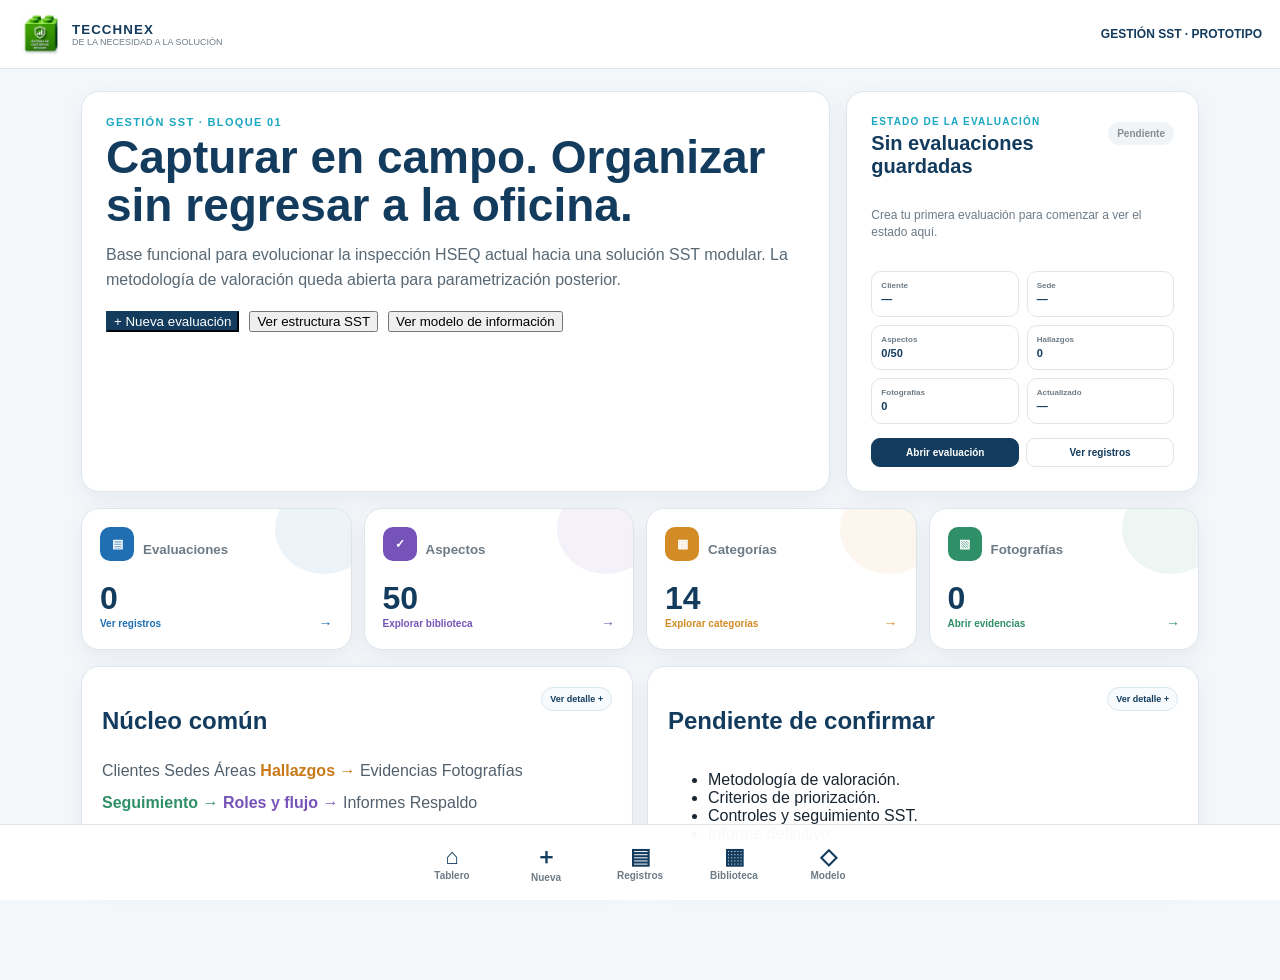
<file: index.html>
<!doctype html><html lang="es"><head><meta charset="utf-8"><meta name="viewport" content="width=device-width,initial-scale=1"><meta name="theme-color" content="#123b5d"><meta name="apple-mobile-web-app-capable" content="yes"><meta name="apple-mobile-web-app-title" content="Gestión de Riesgos"><link rel="manifest" href="manifest.json"><link rel="icon" type="image/png" sizes="192x192" href="assets/identificador-riesgos-192.png"><link rel="apple-touch-icon" href="assets/identificador-riesgos-192.png"><title>TECCHNEX · Gestión SST</title><link rel="stylesheet" href="styles.css"></head><body><header class="top"><button class="brand brand-button" type="button" data-go="dashboard" aria-label="Abrir tablero principal"><img class="brand-logo" src="assets/identificador-riesgos-192.png" alt="Sistema de Gestión de Riesgos"><div><b>TECCHNEX</b><small>DE LA NECESIDAD A LA SOLUCIÓN</small></div></button><span class="badge">GESTIÓN SST · PROTOTIPO</span></header><main><section id="home" class="view active"><div class="hero"><div><p>GESTIÓN SST · BLOQUE 01</p><h1>Capturar en campo. Organizar sin regresar a la oficina.</h1><div class="lead">Base funcional para evolucionar la inspección HSEQ actual hacia una solución SST modular. La metodología de valoración queda abierta para parametrización posterior.</div><div class="actions"><button data-go="new" class="primary">+ Nueva evaluación</button><button data-go="library">Ver estructura SST</button><button data-go="model">Ver modelo de información</button></div></div><div class="hero-card latest-panel" id="latestPanel">
  <div class="latest-head">
    <div>
      <p>ESTADO DE LA EVALUACIÓN</p>
      <h2 id="latestTitle">Sin evaluaciones guardadas</h2>
    </div>
    <span id="latestBadge" class="status-badge neutral">Pendiente</span>
  </div>

  <div id="latestEmpty" class="latest-empty">
    Crea tu primera evaluación para comenzar a ver el estado aquí.
  </div>

  <div id="latestData" class="latest-data" hidden>
    <div><small>Cliente</small><strong id="latestClient">—</strong></div>
    <div><small>Sede</small><strong id="latestSite">—</strong></div>
    <div><small>Aspectos</small><strong id="latestAspects">0/50</strong></div>
    <div><small>Hallazgos</small><strong id="latestFindings">0</strong></div>
    <div><small>Fotografías</small><strong id="latestPhotos">0</strong></div>
    <div><small>Actualizado</small><strong id="latestUpdated">—</strong></div>
  </div>

  <div id="latestActions" class="latest-actions" hidden>
    <button class="primary" id="latestOpen">Abrir evaluación</button>
    <button id="latestRecords">Ver registros</button>
  </div>
</div></div><div class="metrics"><div class="metric-card interactive" role="button" aria-label="Abrir registros de evaluaciones" tabindex="0" data-metric="evaluations" data-go="listView"><div class="metric-top"><span class="metric-icon">▤</span><small>Evaluaciones</small></div><b id="mEval">0</b><span class="metric-action">Ver registros <i>→</i></span></div><div class="metric-card interactive" role="button" aria-label="Explorar los 50 aspectos del formato" tabindex="0" data-metric="aspects" data-go="library"><div class="metric-top"><span class="metric-icon">✓</span><small>Aspectos</small></div><b>50</b><span class="metric-action">Explorar biblioteca <i>→</i></span></div><div class="metric-card interactive" role="button" aria-label="Explorar categorías del formato" tabindex="0" data-metric="categories" data-go="library"><div class="metric-top"><span class="metric-icon">▦</span><small>Categorías</small></div><b id="mCat">0</b><span class="metric-action">Explorar categorías <i>→</i></span></div><div class="metric-card interactive" role="button" aria-label="Abrir registros de evidencias fotográficas" tabindex="0" data-metric="photos" data-go="evidenceView"><div class="metric-top"><span class="metric-icon">▧</span><small>Fotografías</small></div><b id="mPhoto">0</b><span class="metric-action">Abrir evidencias <i>→</i></span></div></div><div class="cols"><article class="interactive info-card" tabindex="0" data-info-card="core"><div class="info-title"><h2>Núcleo común</h2><span class="card-link">Ver detalle <i>+</i></span></div><div class="chips">
  <span>Clientes</span>
  <span>Sedes</span>
  <span>Áreas</span>
  <button type="button" class="core-chip hallazgos-chip" id="openHallazgos">Hallazgos →</button>
  <span>Evidencias</span>
  <span>Fotografías</span>
  <button type="button" class="core-chip seguimiento-chip" id="openSeguimiento">Seguimiento →</button>
  <button type="button" class="core-chip roles-chip" id="openRoles">Roles y flujo →</button>
  <span>Informes</span>
  <span>Respaldo</span>
</div><div class="info-reveal"><p>Componentes que deben permanecer compartidos con Inspecciones y reutilizarse antes de construir algo nuevo.</p></div></article><article class="interactive info-card" tabindex="0" data-info-card="pending"><div class="info-title"><h2>Pendiente de confirmar</h2><span class="card-link">Ver detalle <i>+</i></span></div><ul><li>Metodología de valoración.</li><li>Criterios de priorización.</li><li>Controles y seguimiento SST.</li><li>Informe definitivo.</li></ul><div class="info-reveal"><p>Estas decisiones permanecen abiertas hasta recibir y validar la información del área SST.</p></div></article></div></section>
<section id="newSetupView" class="view">
  <div class="head">
    <div>
      <p>NUEVA EVALUACIÓN</p>
      <h1>Iniciar evaluación SST</h1>
      <span>Completa los datos básicos antes de comenzar la captura en campo.</span>
    </div>
    <button data-go="dashboard">← Tablero</button>
  </div>

  <div class="setup-card">
    <div class="setup-grid">
      <label>Cliente
        <input id="setupCliente" placeholder="Nombre de la empresa o cliente">
      </label>
      <label>Sede / centro de trabajo
        <input id="setupSede" placeholder="Sede o centro de trabajo">
      </label>
      <label>Lugar / área
        <input id="setupLugar" placeholder="Lugar o área a inspeccionar">
      </label>
      <label>Inspector / responsable
        <input id="setupInspector" placeholder="Nombre del responsable">
      </label>
      <label>Fecha
        <input id="setupFecha" type="date">
      </label>
      <label>Tipo de evaluación
        <select id="setupTipo">
          <option value="Inspección HSEQ general" selected>Inspección HSEQ general</option>
          <option value="Evaluación SST">Evaluación SST</option>
          <option value="Seguimiento SST">Seguimiento SST</option>
          <option value="Otro">Otro</option>
        </select>
      </label>
    </div>

    <div class="setup-note">
      <strong>Una decisión pendiente</strong>
      <span>El tipo de evaluación se guarda como contexto. La metodología de valoración SST todavía queda abierta para incorporarla cuando el área la confirme.</span>
    </div>

    <div class="setup-actions">
      <button type="button" id="setupCancel">Cancelar</button>
      <button type="button" id="setupContinue" class="primary">Crear y continuar →</button>
    </div>
  </div>
</section>

<section class="context-bar" id="currentContextBar">
  <div class="context-title">
    <span>INSPECCIÓN HSEQ GENERAL</span>
    <strong id="contextClient">—</strong>
  </div>
  <div class="context-items">
    <div><small>Sede</small><b id="contextSite">—</b></div>
    <div><small>Área / lugar</small><b id="contextPlace">—</b></div>
    <div><small>Inspector</small><b id="contextInspector">—</b></div>
    <div><small>Fecha</small><b id="contextDate">—</b></div>
  </div>
  <button type="button" id="editContext">Editar contexto</button>
</section>
<section id="new" class="view"><div class="head"><div><p>CAM-SST-01A</p><h1>Inspección HSEQ general</h1><span>Guardado automático en este dispositivo. <b id="saveStatus">Listo</b></span></div><button data-go="dashboard">← Tablero</button></div>
<div class="field-toolbar" id="fieldToolbar">
  <div class="field-progress">
    <div class="field-progress-top">
      <strong>CAPTURA EN CAMPO</strong>
      <span id="fieldProgressText">0/50 aspectos</span>
    </div>
    <div class="field-progress-track"><div id="fieldProgressBar" class="field-progress-bar"></div></div>
  </div>
  <div class="field-tools">
    <label class="compact-check">
      <input id="pendingOnly" type="checkbox">
      <span>Solo pendientes</span>
    </label>
    <button type="button" id="nextPending" class="field-btn primary">Siguiente pendiente →</button>
  </div>
</div>
<div class="steps"><button data-step="1" class="active">1 Contexto</button><button data-step="2">2 Evaluación</button><button data-step="3">3 Resumen</button></div><form id="form"><div class="panel active" data-panel="1"><div class="card"><h2>¿Dónde estamos?</h2><div class="form"><label>Cliente<input name="cliente" required></label><label>Sede / centro<input name="sede"></label><label>Lugar / área<input name="lugar"></label><label>Inspector<input name="inspector"></label><label>Director / responsable<input name="director"></label><label>Servicio / actividad<input name="servicio"></label><label>Modalidad / jornada<input name="modalidad"></label><label>N.º expuestos<input name="expuestos" type="number" min="0"></label><label>Fecha<input name="fecha" type="date"></label><label>Observación inicial<textarea name="obs" rows="3"></textarea></label></div></div><div class="nav"><span></span><button type="button" data-next="2" class="primary">Continuar →</button></div></div><div class="panel" data-panel="2"><div class="toolbar"><div><p>ASPECTOS EVALUADOS</p><h2>Captura en campo</h2></div><div><input id="search" placeholder="Buscar aspecto o categoría"><select id="cat"></select></div></div>
<div class="aspect-toolbar" id="aspectToolbar">
  <div>
    <p>CAPTURA DE ASPECTOS</p>
    <strong>Evalúa un aspecto a la vez</strong>
    <span id="visibleAspectCount">50 aspectos visibles</span>
  </div>
  <div class="aspect-legend">
    <span><i class="dot pending"></i>Pendiente</span>
    <span><i class="dot done"></i>Capturado</span>
  </div>
</div>
<div id="list"></div><div class="nav"><button type="button" data-prev="1">← Atrás</button><button type="button" data-next="3" class="primary">Continuar →</button></div></div><div class="panel" data-panel="3"><div class="cols"><article class="card"><p>RESULTADO PRELIMINAR</p><h2 id="titleSummary">Evaluación</h2><div id="summary" class="summary"></div></article><article class="card"><p>OBSERVACIÓN GENERAL</p><textarea id="general" rows="8"></textarea></article></div><div class="warning"><b>Metodología SST pendiente</b><span>Esta versión captura y organiza información. No calcula todavía niveles definitivos de riesgo ni declara conformidad normativa.</span></div><div class="nav"><button type="button" data-prev="2">← Atrás</button><div><button type="button" id="save" class="primary">Guardar evaluación</button><button type="button" id="generateReport" class="report-btn">Generar informe Word</button><button type="button" data-go="home">Cerrar</button></div></div></div></form></section><section id="listView" class="view">
  <div class="head">
    <div>
      <p>REGISTROS LOCALES</p>
      <h1>Evaluaciones guardadas</h1>
      <span>Consulta y retoma las evaluaciones almacenadas en este dispositivo.</span>
    </div>
    <div class="head-actions">
      <button data-go="dashboard">← Tablero</button>
      <button data-go="new" class="primary">+ Nueva</button>
    </div>
  </div>

  <div class="records-summary">
    <article class="record-stat"><small>Evaluaciones</small><b id="recordsTotal">0</b></article>
    <article class="record-stat"><small>Con hallazgos</small><b id="recordsFindings">0</b></article>
    <article class="record-stat"><small>Con gestión SST</small><b id="recordsManaged">0</b></article>
    <article class="record-stat"><small>Con fotografías</small><b id="recordsPhotos">0</b></article>
  </div>

  <div class="records-toolbar">
    <input id="recordsSearch" placeholder="Buscar por cliente, sede, lugar o inspector">
    <select id="recordsFilter">
      <option value="">Todos los registros</option>
      <option value="findings">Con hallazgos</option>
      <option value="managed">Con gestión SST</option>
      <option value="photos">Con fotografías</option>
    </select>
  </div>

  <div id="saved"></div>
</section>
<section id="evidenceView" class="view">
  <div class="head">
    <div>
      <p>ARCHIVO LOCAL DE EVIDENCIAS</p>
      <h1>Fotografías y evidencias</h1>
      <span>Vista de consulta sobre las fotografías ya almacenadas por la evaluación.</span>
    </div>
    <button data-go="dashboard">← Tablero</button>
  </div>

  <div class="evidence-toolbar">
    <div>
      <strong id="evidenceCount">0 evidencias</strong>
      <span id="evidenceHint">Las fotografías permanecen vinculadas al aspecto que las originó.</span>
    </div>
    <div class="evidence-filters">
      <input id="evidenceSearch" placeholder="Buscar cliente, sede o aspecto">
      <select id="evidenceCategory">
        <option value="">Todas las categorías</option>
      </select>
    </div>
  </div>

  <div id="evidenceGrid" class="evidence-grid"></div>
</section>
<section id="model" class="view"><div class="head"><div><p>CAM-SST-02</p><h1>Modelo de información</h1><span>La estructura está preparada para crecer sin cambiar lo que ya funciona.</span></div><button data-go="dashboard">← Tablero</button></div><div id="modelCards" class="model-grid"></div><div class="warning"><b>Decisiones aún abiertas</b><span>La metodología de evaluación, valoración y priorización no está incorporada todavía. Solo definimos la estructura de información necesaria para recibirla cuando el área SST la confirme.</span></div><div class="card"><h2>Flujo del registro</h2><div class="flow"><span>Cliente</span><b>→</b><span>Sede</span><b>→</b><span>Área / actividad</span><b>→</b><span>Aspecto</span><b>→</b><span>Evidencia</span><b>→</b><span>Gestión SST</span><b>→</b><span>Acción</span><b>→</b><span>Seguimiento</span></div><p class="note">Un registro SST no reemplaza la inspección: agrega una capa de gestión sobre el dato capturado.</p></div></section>
<section id="hallazgosView" class="view">
  <div class="head">
    <div>
      <p>GESTIÓN DE HALLAZGOS</p>
      <h1>Hallazgos registrados</h1>
      <span>Consulta los hallazgos capturados durante las inspecciones HSEQ.</span>
    </div>
    <button data-go="dashboard">← Tablero</button>
  </div>

  <div class="findings-summary">
    <article><small>Total</small><b id="findingsTotal">0</b></article>
    <article><small>No conformes</small><b id="findingsNC">0</b></article>
    <article><small>Con fotografías</small><b id="findingsPhotos">0</b></article>
    <article><small>Inspecciones</small><b id="findingsInspections">0</b></article>
  </div>

  <div class="findings-toolbar">
    <input id="findingsSearch" placeholder="Buscar cliente, sede, aspecto o hallazgo">
    <select id="findingsFilter">
      <option value="">Todos</option>
      <option value="NC">No conformes</option>
      <option value="photos">Con fotografías</option>
    </select>
  </div>

  <div id="findingsList" class="findings-list"></div>
</section>

<section id="seguimientoView" class="view">
  <div class="head">
    <div>
      <p>SEGUIMIENTO DE ACCIONES</p>
      <h1>Seguimiento</h1>
      <span>Consulta las acciones que ya estén registradas en las evaluaciones y su estado actual.</span>
    </div>
    <button data-go="dashboard">← Tablero</button>
  </div>

  <div class="follow-summary">
    <article><small>Con acción</small><b id="followTotal">0</b></article>
    <article><small>Pendientes</small><b id="followPending">0</b></article>
    <article><small>En proceso</small><b id="followProgress">0</b></article>
    <article><small>Completadas</small><b id="followDone">0</b></article>
  </div>

  <div class="follow-toolbar">
    <input id="followSearch" placeholder="Buscar cliente, sede, acción o responsable">
    <select id="followFilter">
      <option value="">Todos los estados</option>
    </select>
  </div>

  <div id="followList" class="follow-list"></div>
</section>

<section id="rolesView" class="view">
  <div class="head">
    <div>
      <p>FLUJO DE TRABAJO</p>
      <h1>Roles en la operación</h1>
      <span>Vista de diseño para separar lo que ocurre en campo de lo que ocurre durante la gestión posterior.</span>
    </div>
    <button data-go="dashboard">← Tablero</button>
  </div>

  <div class="role-note">
    <strong>Bloque provisional</strong>
    <span>Esta vista describe funciones de trabajo. Todavía no crea usuarios ni permisos; esos elementos se definirán cuando el proceso del área esté confirmado.</span>
  </div>

  <div class="role-tabs" role="tablist">
    <button class="role-tab active" type="button" data-role-tab="inspector">Inspector de campo</button>
    <button class="role-tab" type="button" data-role-tab="manager">Responsable de gestión</button>
  </div>

  <section class="role-panel active" id="roleInspector">
    <div class="role-hero">
      <div>
        <p>PERFIL DE CAMPO</p>
        <h2>Capturar lo que ocurre</h2>
        <span>El inspector concentra su trabajo en observar, evaluar, evidenciar y dejar la información lista para gestionar.</span>
      </div>
      <div class="role-flow">
        <span>Contexto</span><i>→</i><span>Evaluación</span><i>→</i><span>Hallazgo</span><i>→</i><span>Evidencia</span>
      </div>
    </div>

    <div class="role-grid">
      <article><strong>1</strong><h3>Contexto</h3><p>Cliente, sede, área, responsable, servicio y fecha.</p></article>
      <article><strong>2</strong><h3>Evaluar</h3><p>Revisar cada aspecto y registrar C, NC o NA.</p></article>
      <article><strong>3</strong><h3>Evidenciar</h3><p>Describir el hallazgo y capturar fotografías desde el campo.</p></article>
      <article><strong>4</strong><h3>Entregar información</h3><p>Dejar el registro listo para su gestión posterior.</p></article>
    </div>

    <div class="role-metrics" id="inspectorMetrics">
      <div><small>Evaluaciones</small><b>0</b></div>
      <div><small>Aspectos capturados</small><b>0</b></div>
      <div><small>Hallazgos</small><b>0</b></div>
      <div><small>Fotografías</small><b>0</b></div>
    </div>
  </section>

  <section class="role-panel" id="roleManager" hidden>
    <div class="role-hero manager">
      <div>
        <p>PERFIL DE GESTIÓN</p>
        <h2>Convertir información en acciones</h2>
        <span>El responsable revisa los hallazgos, asigna acciones y hace seguimiento hasta verificar el resultado.</span>
      </div>
      <div class="role-flow">
        <span>Hallazgo</span><i>→</i><span>Acción</span><i>→</i><span>Seguimiento</span><i>→</i><span>Cierre</span>
      </div>
    </div>

    <div class="role-grid">
      <article><strong>1</strong><h3>Revisar</h3><p>Consultar hallazgos y evidencias provenientes del campo.</p></article>
      <article><strong>2</strong><h3>Gestionar</h3><p>Definir acción, responsable, fecha y estado.</p></article>
      <article><strong>3</strong><h3>Hacer seguimiento</h3><p>Registrar avance y resultado del seguimiento.</p></article>
      <article><strong>4</strong><h3>Verificar</h3><p>Decidir cuándo una acción puede verificarse o cerrarse.</p></article>
    </div>

    <div class="role-metrics" id="managerMetrics">
      <div><small>Hallazgos</small><b>0</b></div>
      <div><small>Con acción</small><b>0</b></div>
      <div><small>En proceso</small><b>0</b></div>
      <div><small>En seguimiento</small><b>0</b></div>
    </div>
  </section>
</section>
<section id="library" class="view">
  <div class="head">
    <div>
      <p>BIBLIOTECA INICIAL</p>
      <h1>Categorías SST</h1>
      <span>Selecciona una categoría para iniciar una evaluación enfocada en ese grupo de aspectos.</span>
    </div>
    <button data-go="dashboard">← Tablero</button>
  </div>

  <div class="library-toolbar">
    <div>
      <strong id="libraryTotal">0 categorías</strong>
      <span id="libraryHint">50 aspectos cargados desde el formato actual.</span>
    </div>
    <input id="librarySearch" placeholder="Buscar categoría">
  </div>

  <div id="cats" class="catgrid"></div>
</section></main><nav><button class="nav-dashboard" data-go="dashboard">⌂<small>Tablero</small></button><button data-go="new">＋<small>Nueva</small></button><button data-go="listView">▤<small>Registros</small></button><button data-go="library">▦<small>Biblioteca</small></button><button data-go="model">◇<small>Modelo</small></button></nav><script src="vendor/jszip.min.js"></script><script type="module" src="app.js"></script></body></html>
</file>
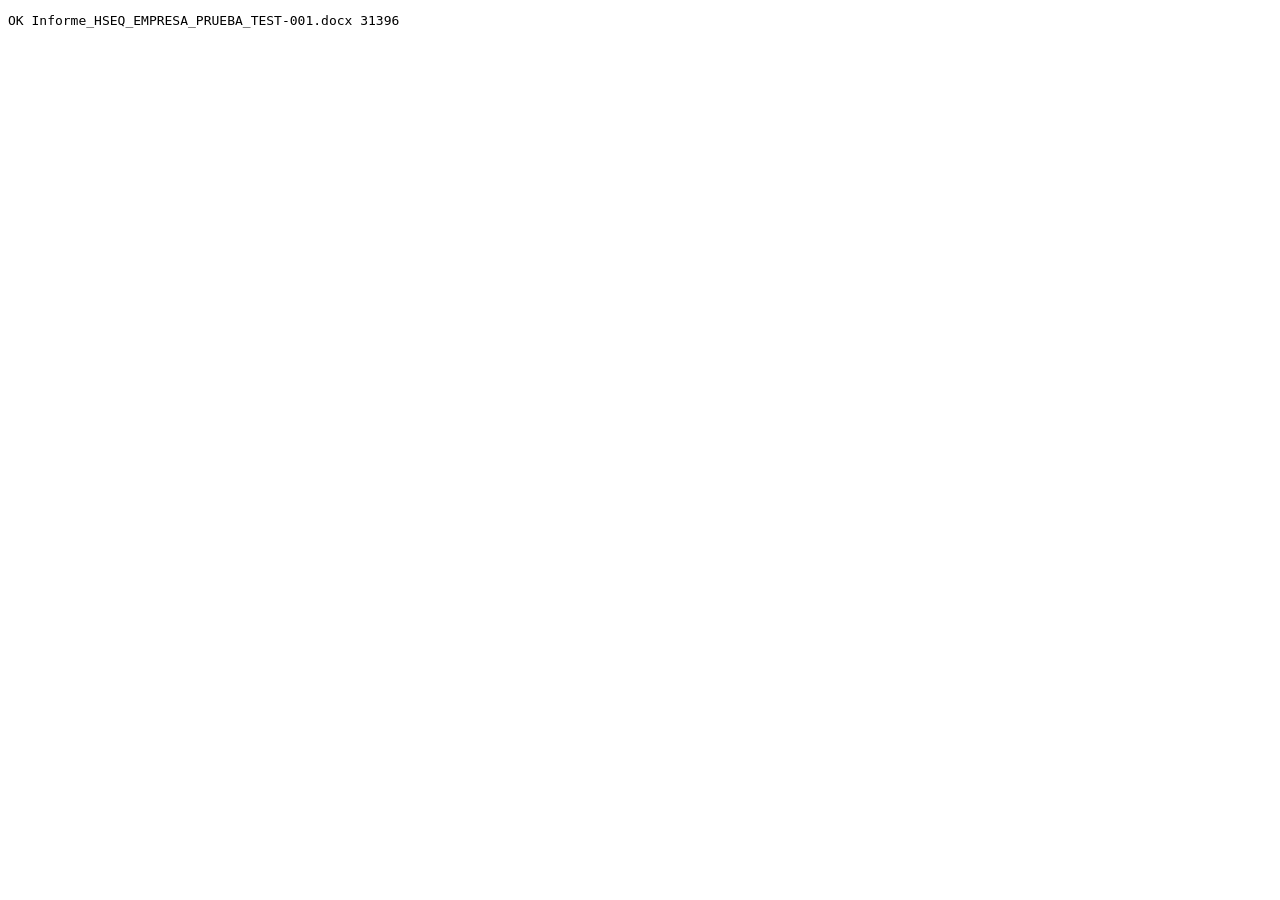
<file: harness.html>
<!doctype html><html><body><pre id=out>starting</pre>
<script src="vendor/jszip.min.js"></script>
<script type="module">
import {ASPECTS} from './data/aspects.js';
import {generateHseqWordReport} from './reportGenerator.js';
const out=document.querySelector('#out'); HTMLAnchorElement.prototype.click=function(){};
window.__camSstGetPhoto=async()=>null;
const evaluation={id:'TEST-001',context:{cliente:'EMPRESA PRUEBA',sede:'SEDE 1',lugar:'PORTERIA',tipoEvaluacion:'Inspección HSEQ general',fecha:'2026-10-08',inspector:'Inspector Prueba',director:'Responsable Cliente',servicio:'Vigilancia',modalidad:'Turno 12 horas',expuestos:'2',obs:'Prueba'},general:'Prueba de generación',aspects:{}};
for(const a of ASPECTS){evaluation.aspects[a.id]={rating:'C',finding:'',preliminaryAction:'',responsible:'',dueDate:'',actionStatus:'Pendiente',photos:[],followUp:{status:'Pendiente',result:'',verificationDate:'',verificationResult:'',verificationEvidence:[]}};}
evaluation.aspects[3].rating='NC'; evaluation.aspects[3].finding='Hallazgo de prueba'; evaluation.aspects[3].actionStatus='En proceso'; evaluation.aspects[3].preliminaryAction='Acción de prueba'; evaluation.aspects[3].responsible='Responsable'; evaluation.aspects[3].dueDate='2026-10-10';
try{
  const r=await generateHseqWordReport({evaluation,aspects:ASPECTS});
  out.textContent='OK '+r.filename+' '+r.blob.size;
}catch(e){out.textContent='ERROR '+(e?.stack||e); console.error(e);}
</script></body></html>
</file>
<file: styles.css>
:root{--navy:#123b5d;--cyan:#19a7c1;--border:#dfe6eb;--soft:#edf3f7;--text:#182531;--muted:#6d7b86}*{box-sizing:border-box}body{margin:0;background:#f4f7fa;color:#182531;font-family:"Century Gothic",Segoe UI,Arial,sans-serif}.top{position:sticky;top:0;z-index:5;display:flex;justify-content:space-between;align-items:center;padding:12px 18px;background:#fff;border-bottom:1px solid #dfe6eb}.brand{display:flex;gap:10px;align-items:center}.mark{width:40px;height:40px;border-radius:12px;background:linear-gradient(135deg,#123b5d,#19b6cf);color:#fff;display:grid;place-items:center;font-weight:800}.brand b{display:block;color:#123b5d;letter-spacing:.08em}.brand small{display:block;color:#6d7b86;font-size:9px}.badge{color:#123b5d;font-size:12px;font-weight:700}main{max-width:1150px;margin:auto;padding:22px 16px 100px}.view{display:none}.view.active{display:block}h1{color:#123b5d;margin:5px 0 12px;font-size:clamp(28px,5vw,46px);line-height:1.05}h2{color:#123b5d}.hero{display:grid;grid-template-columns:1.7fr .8fr;gap:16px}.hero>div,.hero-card,.metrics>div,article,.card{background:#fff;border:1px solid #dfe6eb;border-radius:18px;box-shadow:0 8px 24px rgba(18,59,93,.06)}.hero>div,.hero-card{padding:24px}.hero p,.head p,.toolbar p,.card p{margin:0;color:#19a7c1;font-size:11px;font-weight:800;letter-spacing:.12em}.lead{color:#586874;line-height:1.6;max-width:720px}.actions{display:flex;gap:10px;margin-top:18px}.hero-card{display:flex;flex-direction:column;justify-content:center;background:linear-gradient(135deg,#123b5d,#176887);color:#fff}.hero-card span{opacity:.8;margin-top:6px}.metrics{display:grid;grid-template-columns:repeat(4,1fr);gap:12px;margin:16px 0}.metrics>div{padding:18px}.metrics small{display:block;color:#6d7b86}.metrics b{display:block;color:#123b5d;font-size:30px;margin-top:10px}.cols{display:grid;grid-template-columns:1fr 1fr;gap:14px;margin-top:14px}.cols>article{padding:20px}.chips{line-height:2;color:#51606d}.head{display:flex;justify-content:space-between;gap:15px;align-items:flex-start;margin-bottom:14px}.head span{color:#6d7b86}.steps{display:flex;gap:8px;margin-bottom:14px}.steps button,.nav button,.toolbar button,nav button{border:1px solid #dfe6eb;background:#fff;border-radius:11px;padding:10px 13px;color:#123b5d;font-weight:800}.steps button.active,.primary{background:#123b5d!important;color:#fff!important;border-color:#123b5d!important}.panel{display:none}.panel.active{display:block}.card{padding:20px}.form{display:grid;grid-template-columns:repeat(2,1fr);gap:13px;margin-top:15px}.form label,label{display:flex;flex-direction:column;gap:5px;color:#53616c;font-size:12px;font-weight:800}.form input,.form textarea,input,select,textarea{width:100%;border:1px solid #dfe6eb;border-radius:10px;padding:10px;background:#fff;color:#182531}.nav{display:flex;justify-content:space-between;gap:10px;margin-top:14px}.toolbar{display:flex;justify-content:space-between;gap:12px;align-items:end;margin-bottom:12px}.toolbar>div:last-child{display:flex;gap:8px}.aspect{background:#fff;border:1px solid #dfe6eb;border-radius:14px;padding:16px;margin-bottom:10px}.aspect h3{margin:4px 0;color:#123b5d}.tag{display:inline-block;background:#edf3f7;border-radius:999px;padding:5px 8px;font-size:10px;font-weight:800;color:#123b5d}.aspect q{color:#596873}.aspect-grid{display:grid;grid-template-columns:170px 1fr;gap:10px;margin-top:12px}.photos{margin-top:10px}.photos label{display:inline-flex;align-items:center;gap:5px;background:#edf7f8;color:#0b6571;border-radius:10px;padding:9px;cursor:pointer;margin-right:7px}.photos input{display:none}.thumbs{display:flex;gap:7px;flex-wrap:wrap;margin-top:8px}.thumb{position:relative;width:84px;height:84px;border-radius:9px;overflow:hidden;border:1px solid #dfe6eb;background:#eef2f4}.thumb img{width:100%;height:100%;object-fit:cover}.thumb button{position:absolute;right:3px;top:3px;width:24px;height:24px;border:0;border-radius:7px;background:rgba(0,0,0,.62);color:#fff;font-weight:800;padding:0;line-height:1}.summary{display:grid;grid-template-columns:repeat(3,1fr);gap:8px}.summary div{padding:12px;background:#edf3f7;border-radius:10px}.summary b{display:block;font-size:22px;color:#123b5d}.summary small{color:#6d7b86}.warning{margin-top:14px;padding:14px;border-left:4px solid #d6a324;background:#fffdf3;border-radius:12px;display:flex;flex-direction:column;gap:5px}.saved{background:#fff;border:1px solid #dfe6eb;border-radius:14px;padding:15px;margin-bottom:10px;display:flex;justify-content:space-between;align-items:center;gap:10px}.saved b{color:#123b5d}.saved small{color:#6d7b86;display:block}.catgrid{display:grid;grid-template-columns:repeat(3,1fr);gap:12px}.cat{background:#fff;border:1px solid #dfe6eb;border-radius:14px;padding:18px}.cat h3{margin:0;color:#123b5d}.cat span{color:#6d7b86;font-size:12px}nav{position:fixed;bottom:0;left:0;right:0;z-index:10;background:rgba(255,255,255,.97);border-top:1px solid #dfe6eb;display:flex;justify-content:center;gap:4px;padding:7px}nav button{background:transparent;border:0;min-width:90px;font-size:22px}nav small{display:block;font-size:10px;color:#6d7b86}@media(max-width:800px){.hero,.cols{grid-template-columns:1fr}.metrics{grid-template-columns:1fr 1fr}.form,.aspect-grid,.catgrid{grid-template-columns:1fr}.toolbar{align-items:stretch;flex-direction:column}.toolbar>div:last-child{flex-direction:column}.badge{display:none}}
.sst-management{margin:12px 0;border-top:1px solid var(--border);padding-top:10px}.sst-management summary{cursor:pointer;color:var(--navy);font-size:11px;font-weight:800;list-style:none}.sst-management summary::-webkit-details-marker{display:none}.management-grid{display:grid;grid-template-columns:repeat(2,1fr);gap:10px;margin-top:10px;padding:12px;border:1px solid #d9e7ef;border-radius:12px;background:#f7fbfd}.management-grid label{font-size:10px}.management-grid input,.management-grid textarea,.management-grid select{width:100%}@media(max-width:700px){.management-grid{grid-template-columns:1fr}.nav button,.head button,.actions button{width:100%}.actions,.nav>div{flex-direction:column;align-items:stretch}.saved{align-items:stretch;flex-direction:column}.saved>div:last-child{display:flex;gap:7px}.saved>div:last-child button{flex:1}.steps button{flex:1}.steps{position:sticky;top:64px;z-index:4;background:#f4f7fa;padding:5px 0}.photos label{width:100%;justify-content:center}.thumb{width:76px;height:76px}}

.model-grid{display:grid;grid-template-columns:repeat(3,1fr);gap:14px;margin:16px 0}.model-card{background:#fff;border:1px solid var(--border);border-radius:16px;padding:18px}.model-card h3{margin:0 0 7px;color:var(--navy)}.model-card p{margin:0;color:var(--muted);font-size:12px;line-height:1.55}.model-card .field-list{margin:12px 0 0;padding-left:18px;color:#586774;font-size:12px;line-height:1.65}.flow{display:flex;flex-wrap:wrap;align-items:center;gap:8px;margin-top:14px}.flow span{padding:8px 11px;border-radius:999px;background:var(--soft);border:1px solid #d9e7ef;color:var(--navy);font-weight:800;font-size:11px}.flow b{color:var(--cyan)}.note{margin:15px 0 0;color:var(--muted);font-size:12px}.export-row{display:flex;gap:8px;flex-wrap:wrap;margin-top:12px}@media(max-width:900px){.model-grid{grid-template-columns:1fr 1fr}.flow{gap:6px}}@media(max-width:600px){.model-grid{grid-template-columns:1fr}.flow b{display:none}}

/* Interacción de tarjetas — CAM-SST-02B · Ajuste visual por bloque */
.interactive{cursor:pointer;position:relative;transition:transform .18s ease,box-shadow .18s ease,border-color .18s ease,background .18s ease}.interactive:hover{transform:translateY(-2px);box-shadow:0 12px 28px rgba(18,59,93,.11);border-color:#b9d3df}.interactive:focus-visible{outline:3px solid rgba(25,167,193,.28);outline-offset:2px}
.metric-card{min-height:142px;display:flex;flex-direction:column;justify-content:space-between;overflow:hidden}.metric-card::after{content:'Abrir';position:absolute;right:14px;top:14px;border-radius:999px;padding:4px 8px;background:#edf7f8;color:#0b6571;font-size:9px;font-weight:800;opacity:0;transform:translateY(-3px);transition:.18s ease}.metric-card:hover::after,.metric-card:focus-visible::after,.metric-card.active::after{opacity:1;transform:none}.metric-card.active{border-color:var(--cyan);background:#fbfeff}.metric-top{display:flex;align-items:center;gap:9px}.metric-top small{font-weight:800;color:var(--muted)}.metric-icon{width:30px;height:30px;border-radius:10px;background:var(--soft);color:var(--navy);display:grid;place-items:center;font-weight:900}.metric-card b{font-size:32px;color:var(--navy);line-height:1}.metric-action{display:flex;align-items:center;justify-content:space-between;color:var(--cyan);font-size:10px;font-weight:800}.metric-action i{font-style:normal;font-size:14px;transition:transform .18s ease}.metric-card:hover .metric-action i,.metric-card.active .metric-action i{transform:translateX(3px)}
.info-card .info-title{display:flex;align-items:flex-start;justify-content:space-between;gap:12px}.card-link{flex:none;border:1px solid #d9e7ef;background:#f7fbfd;color:var(--navy);border-radius:999px;padding:6px 8px;font-size:9px;font-weight:800}.info-card.active .card-link{background:#dff4f8;color:#0b6571}.info-card .info-reveal{display:grid;grid-template-rows:0fr;transition:grid-template-rows .22s ease;margin-top:0}.info-card .info-reveal p{overflow:hidden;margin:0;color:var(--muted);font-size:12px;line-height:1.55}.info-card.active .info-reveal{grid-template-rows:1fr;margin-top:12px;padding-top:12px;border-top:1px solid #e4edf1}
.model-card{cursor:pointer;transition:transform .18s ease,box-shadow .18s ease,border-color .18s ease}.model-card:hover,.model-card.active{transform:translateY(-2px);box-shadow:0 12px 28px rgba(18,59,93,.1);border-color:#b9d3df}.model-card::after{content:'Abrir detalle';position:absolute;right:14px;top:14px;padding:5px 8px;border-radius:999px;background:var(--soft);color:var(--navy);font-size:9px;font-weight:800}.model-card.active::after{content:'Cerrar detalle';background:#dff4f8;color:#0b6571}.model-detail{display:grid;grid-template-rows:0fr;transition:grid-template-rows .22s ease}.model-detail>div{overflow:hidden}.model-card.active .model-detail{grid-template-rows:1fr;margin-top:12px}.model-card.active .model-detail>div{border-top:1px solid #e4edf1;padding-top:12px}.model-detail ul{margin:8px 0 0;padding-left:17px;color:var(--muted);font-size:11px;line-height:1.55}.cat.interactive:hover{transform:translateY(-2px)}.cat.active{border-color:var(--cyan);background:#fbfeff}.cat::after{content:'Usar en evaluación →';display:block;margin-top:10px;color:var(--cyan);font-size:10px;font-weight:800}
@media(max-width:600px){.metric-card::after{opacity:1;transform:none}.metric-card b{font-size:28px}.card-link{padding:5px 7px}}


/* CAM-SST-02C — Evidencias interactivas */
.evidence-toolbar{display:flex;justify-content:space-between;align-items:end;gap:14px;background:#fff;border:1px solid var(--border);border-radius:14px;padding:14px 16px;margin-bottom:14px}
.evidence-toolbar strong{display:block;color:var(--navy);font-size:14px}
.evidence-toolbar span{display:block;color:var(--muted);font-size:11px;margin-top:4px}
.evidence-toolbar input{min-width:280px}
.evidence-grid{display:grid;grid-template-columns:repeat(4,1fr);gap:14px}
.evidence-card{background:#fff;border:1px solid var(--border);border-radius:15px;overflow:hidden;box-shadow:0 7px 18px rgba(18,59,93,.06)}
.evidence-image{display:block;width:100%;aspect-ratio:4/3;border:0;padding:0;background:#eef2f4;overflow:hidden;cursor:pointer}
.evidence-image img{width:100%;height:100%;object-fit:cover;display:block;transition:transform .2s ease}
.evidence-image:hover img{transform:scale(1.025)}
.evidence-meta{padding:12px}
.evidence-meta strong{display:block;color:var(--navy);font-size:13px}
.evidence-meta span{display:inline-block;margin-top:4px;background:var(--soft);border:1px solid #d9e7ef;border-radius:999px;padding:4px 7px;color:var(--navy);font-size:9px;font-weight:800}
.evidence-meta small{display:block;margin-top:8px;color:var(--muted);font-size:10px;line-height:1.4}
.empty-evidence{padding:30px;text-align:center;color:var(--muted)}
.evidence-lightbox{position:fixed;inset:0;z-index:100;background:rgba(6,20,31,.84);display:none;place-items:center;padding:24px}
.evidence-lightbox.open{display:grid}
.lightbox-inner{position:relative;max-width:min(1000px,96vw);max-height:92vh;display:flex;flex-direction:column;align-items:center;gap:10px}
.lightbox-inner img{max-width:100%;max-height:80vh;border-radius:14px;background:#fff;box-shadow:0 18px 50px rgba(0,0,0,.28)}
.lightbox-close{position:absolute;right:-7px;top:-7px;width:36px;height:36px;border:0;border-radius:50%;background:#fff;color:var(--navy);font-size:24px;font-weight:900;cursor:pointer}
.lightbox-title{color:#fff;font-weight:800;font-size:13px;text-align:center}
@media(max-width:950px){.evidence-grid{grid-template-columns:repeat(3,1fr)}}
@media(max-width:720px){.evidence-toolbar{flex-direction:column;align-items:stretch}.evidence-toolbar input{min-width:0}.evidence-grid{grid-template-columns:repeat(2,1fr)}}
@media(max-width:430px){.evidence-grid{grid-template-columns:1fr}}


/* CAM-SST-02D — Tablero explícito */
.brand-button{appearance:none;border:0;background:transparent;padding:0;text-align:left;color:inherit;display:flex;align-items:center;gap:10px;cursor:pointer}
.brand-button:focus-visible,.nav-dashboard:focus-visible{outline:3px solid rgba(25,182,207,.35);outline-offset:3px;border-radius:10px}
.nav-dashboard{font-weight:900}


/* CAM-SST-02E — Navegación estable */
.head-actions{display:flex;gap:8px;align-items:center}
.head-actions button{border:1px solid var(--border);background:#fff;color:var(--navy);border-radius:10px;padding:10px 12px;font-weight:800;cursor:pointer}
@media(max-width:620px){.head-actions{width:100%}.head-actions button{flex:1}}


/* CAM-SST-02G — conexiones del tablero */
.metric-card{cursor:pointer}
.metric-card:focus-visible{outline:3px solid rgba(25,182,207,.28);outline-offset:3px}
.evidence-toolbar{display:flex;justify-content:space-between;align-items:center;gap:12px;background:#fff;border:1px solid var(--border);border-radius:14px;padding:14px 16px;margin-bottom:14px}
.evidence-toolbar strong{display:block;color:var(--navy);font-size:14px}
.evidence-toolbar span{display:block;color:var(--muted);font-size:11px;margin-top:4px}
.evidence-toolbar input{min-width:280px}
.evidence-grid{display:grid;grid-template-columns:repeat(4,1fr);gap:14px}
.evidence-card{background:#fff;border:1px solid var(--border);border-radius:15px;overflow:hidden;box-shadow:0 7px 18px rgba(18,59,93,.06)}
.evidence-image{display:block;width:100%;aspect-ratio:4/3;border:0;padding:0;background:#eef2f4;overflow:hidden;cursor:pointer}
.evidence-image img{width:100%;height:100%;object-fit:cover;display:block}
.evidence-meta{padding:12px}
.evidence-meta strong{display:block;color:var(--navy);font-size:13px}
.evidence-meta span{display:inline-block;margin-top:4px;background:var(--soft);border:1px solid #d9e7ef;border-radius:999px;padding:4px 7px;color:var(--navy);font-size:9px;font-weight:800}
.evidence-meta small{display:block;margin-top:8px;color:var(--muted);font-size:10px}
.empty-evidence{padding:30px;text-align:center;color:var(--muted)}
.evidence-lightbox{position:fixed;inset:0;z-index:100;background:rgba(6,20,31,.84);display:none;place-items:center;padding:24px}
.evidence-lightbox.open{display:grid}
.lightbox-inner{position:relative;max-width:min(1000px,96vw);max-height:92vh;display:flex;flex-direction:column;align-items:center;gap:10px}
.lightbox-inner img{max-width:100%;max-height:80vh;border-radius:14px;background:#fff}
.lightbox-close{position:absolute;right:-7px;top:-7px;width:36px;height:36px;border:0;border-radius:50%;background:#fff;color:var(--navy);font-size:24px;font-weight:900}
.lightbox-title{color:#fff;font-weight:800;font-size:13px}
@media(max-width:900px){.evidence-grid{grid-template-columns:repeat(3,1fr)}}
@media(max-width:650px){.evidence-toolbar{flex-direction:column;align-items:stretch}.evidence-toolbar input{min-width:0}.evidence-grid{grid-template-columns:repeat(2,1fr)}}
@media(max-width:430px){.evidence-grid{grid-template-columns:1fr}}


/* CAM-SST-03A — Registros funcionales */
.records-summary{display:grid;grid-template-columns:repeat(4,1fr);gap:12px;margin:16px 0}
.record-stat{background:#fff;border:1px solid var(--border);border-radius:14px;padding:14px;box-shadow:0 6px 18px rgba(18,59,93,.05)}
.record-stat small{display:block;color:var(--muted);font-size:10px;font-weight:800}
.record-stat b{display:block;margin-top:5px;color:var(--navy);font-size:24px}
.records-toolbar{display:flex;gap:10px;margin:0 0 14px}
.records-toolbar input{flex:1}
.records-toolbar select{width:220px}
.record-card{position:relative;align-items:flex-start}
.record-title{display:flex;gap:8px;align-items:baseline;flex-wrap:wrap}
.record-title b{color:var(--navy);font-size:15px}
.record-title span{color:var(--muted);font-size:11px}
.record-main>small{display:block;color:var(--muted);font-size:10px;margin-top:5px}
.record-tags{display:flex;gap:6px;flex-wrap:wrap;margin-top:9px}
.record-tags span{background:var(--soft);border:1px solid #d9e7ef;color:var(--navy);border-radius:999px;padding:5px 8px;font-size:9px;font-weight:800}
.record-actions{display:flex;gap:7px;flex-wrap:wrap}
.record-actions button{border:1px solid var(--border);background:#fff;color:var(--navy);border-radius:9px;padding:8px 10px;font-size:11px;font-weight:800;cursor:pointer}
.record-actions .record-open{background:var(--navy);color:#fff;border-color:var(--navy)}
.record-actions .record-delete{color:#9e3434}
.record-inline-detail{grid-column:1/-1;margin-top:2px;padding:12px;border-top:1px dashed var(--border);display:grid;grid-template-columns:repeat(2,1fr);gap:7px;color:#51616e;font-size:11px;line-height:1.4}
.records-empty{text-align:center;color:var(--muted);padding:30px}
@media(max-width:800px){.records-summary{grid-template-columns:repeat(2,1fr)}.records-toolbar{flex-direction:column}.records-toolbar select{width:100%}}
@media(max-width:620px){.record-card{flex-direction:column}.record-actions{width:100%}.record-actions button{flex:1}.record-inline-detail{grid-template-columns:1fr}}


/* CAM-SST-03B — Biblioteca funcional */
.library-toolbar{display:flex;justify-content:space-between;align-items:center;gap:12px;background:#fff;border:1px solid var(--border);border-radius:14px;padding:14px 16px;margin:16px 0}
.library-toolbar strong{display:block;color:var(--navy);font-size:14px}
.library-toolbar span{display:block;color:var(--muted);font-size:11px;margin-top:4px}
.library-toolbar input{min-width:260px}
.cat{display:flex;align-items:center;gap:12px;position:relative}
.cat-icon{width:42px;height:42px;border-radius:12px;background:var(--navy);color:#fff;display:grid;place-items:center;font-size:10px;font-weight:900;flex:0 0 auto}
.cat-copy{min-width:0;flex:1}
.cat-copy h3{margin:0;color:var(--navy);font-size:15px}
.cat-copy span{display:block;margin-top:4px;color:var(--muted);font-size:11px}
.cat-action{color:var(--cyan);font-size:11px;font-weight:900;white-space:nowrap}
.cat:focus-visible{outline:3px solid rgba(25,182,207,.25);outline-offset:3px}
.library-empty{grid-column:1/-1;text-align:center;padding:30px;color:var(--muted)}
@media(max-width:650px){
  .library-toolbar{flex-direction:column;align-items:stretch}
  .library-toolbar input{min-width:0}
}


/* CAM-SST-03C — Evidencias funcionales */
.evidence-filters{display:flex;gap:8px;align-items:center}
.evidence-filters input{min-width:270px}
.evidence-filters select{min-width:170px}
.evidence-meta small{margin-top:5px}
.evidence-actions{margin-top:9px}
.evidence-actions button{border:1px solid var(--border);background:#fff;color:var(--navy);border-radius:9px;padding:7px 9px;font-size:10px;font-weight:800;cursor:pointer}
.evidence-actions button:hover{background:var(--soft)}
.empty-evidence{display:flex;flex-direction:column;gap:7px;grid-column:1/-1}
@media(max-width:700px){.evidence-filters{width:100%;flex-direction:column;align-items:stretch}.evidence-filters input,.evidence-filters select{min-width:0;width:100%}}


/* CAM-SST-03D — Color de tarjetas */
.metric-card{
  --card-accent: var(--navy);
  --card-soft: #eef4f8;
  position:relative;
  overflow:hidden;
  border-top:4px solid var(--card-accent);
  background:linear-gradient(180deg,#fff 0%,var(--card-soft) 100%);
}
.metric-card::after{
  content:"";
  position:absolute;
  right:-22px;
  top:-22px;
  width:82px;
  height:82px;
  border-radius:50%;
  background:var(--card-accent);
  opacity:.08;
}
.metric-card .metric-icon,
.metric-card .metric-label,
.metric-card strong,
.metric-card small,
.metric-card .metric-action{
  position:relative;
  z-index:1;
}
.metric-card .metric-icon{
  width:34px;
  height:34px;
  border-radius:10px;
  display:grid;
  place-items:center;
  margin-bottom:10px;
  color:#fff;
  background:var(--card-accent);
  font-size:12px;
  font-weight:900;
}
.metric-card:nth-child(1){--card-accent:#1f6fb2;--card-soft:#eef6fd}
.metric-card:nth-child(2){--card-accent:#7653b8;--card-soft:#f4f0fb}
.metric-card:nth-child(3){--card-accent:#d28b25;--card-soft:#fff7ea}
.metric-card:nth-child(4){--card-accent:#2f8f67;--card-soft:#eef8f3}

.metric-card .metric-action{
  color:var(--card-accent);
  font-weight:900;
}

.metric-card:hover{
  transform:translateY(-2px);
  box-shadow:0 12px 26px rgba(18,59,93,.11);
}
.metric-card{
  transition:transform .18s ease, box-shadow .18s ease;
}

/* Tarjetas de categorías */
.cat{
  --cat-accent: var(--navy);
  border-left:4px solid var(--cat-accent);
  background:linear-gradient(180deg,#fff 0%,#f9fbfc 100%);
}
.cat:nth-child(4n+1){--cat-accent:#1f6fb2}
.cat:nth-child(4n+2){--cat-accent:#7653b8}
.cat:nth-child(4n+3){--cat-accent:#d28b25}
.cat:nth-child(4n+4){--cat-accent:#2f8f67}
.cat .cat-icon{background:var(--cat-accent)}
.cat .cat-action{color:var(--cat-accent)}


/* CAM-SST-03E — Estado de la evaluación */
.latest-panel{
  display:flex;
  flex-direction:column;
  justify-content:space-between;
  gap:14px;
  background:linear-gradient(180deg,#fff 0%,#f7fafc 100%);
}
.latest-head{display:flex;justify-content:space-between;align-items:flex-start;gap:10px}
.latest-head p{margin:0;color:var(--cyan);font-size:10px;font-weight:900;letter-spacing:.12em}
.latest-head h2{margin:5px 0 0;color:var(--navy);font-size:20px;line-height:1.15}
.status-badge{padding:6px 9px;border-radius:999px;font-size:10px;font-weight:900;white-space:nowrap}
.status-badge.neutral{background:#eef2f5;color:#66727d}
.status-badge.ok{background:#eaf7ef;color:#26784b}
.status-badge.progress{background:#eef5fd;color:#255f96}
.latest-empty{padding:15px 0;color:var(--muted);font-size:12px;line-height:1.45}
.latest-data{display:grid;grid-template-columns:repeat(2,1fr);gap:8px}
.latest-data>div{background:#fff;border:1px solid var(--border);border-radius:10px;padding:9px}
.latest-data small{display:block;color:var(--muted);font-size:8px;font-weight:800}
.latest-data strong{display:block;margin-top:3px;color:var(--navy);font-size:11px;line-height:1.25}
.latest-actions{display:flex;gap:7px}
.latest-actions button{flex:1;border:1px solid var(--border);background:#fff;color:var(--navy);border-radius:9px;padding:8px 10px;font-size:10px;font-weight:900;cursor:pointer}
.latest-actions .primary{background:var(--navy);color:#fff;border-color:var(--navy)}
@media(max-width:700px){
  .latest-data{grid-template-columns:1fr 1fr}
  .latest-actions{flex-direction:column}
}


/* CAM-SST-03G — Pulido del tablero */
.app-shell{padding-bottom:124px}
.hero{align-items:stretch}
.hero-copy{padding-bottom:22px}
.hero-status{padding:18px}
.hero-copy h1{margin-top:4px}
.hero-copy .lead{margin-bottom:14px}
.hero-actions{margin-top:14px}
.bottom-nav{min-height:62px}
@media(max-width:720px){
  .app-shell{padding-bottom:132px}
  .hero-copy{padding-bottom:18px}
  .hero-status{padding:16px}
}


/* CAM-SST-03H — Inicio guiado de nueva evaluación */
.setup-card{
  max-width:900px;
  margin:18px auto 0;
  background:#fff;
  border:1px solid var(--border);
  border-radius:18px;
  padding:22px;
  box-shadow:0 9px 24px rgba(18,59,93,.07);
}
.setup-grid{display:grid;grid-template-columns:repeat(2,1fr);gap:14px}
.setup-note{margin-top:16px;padding:12px 14px;border-left:4px solid var(--cyan);background:#f7fbfc;border-radius:10px}
.setup-note strong{display:block;color:var(--navy);font-size:12px}
.setup-note span{display:block;margin-top:4px;color:var(--muted);font-size:11px;line-height:1.45}
.setup-actions{display:flex;justify-content:flex-end;gap:8px;margin-top:18px}
.setup-actions button{border:1px solid var(--border);background:#fff;color:var(--navy);border-radius:10px;padding:10px 14px;font-weight:800;cursor:pointer}
.setup-actions .primary{background:var(--navy);color:#fff;border-color:var(--navy)}
@media(max-width:700px){
  .setup-grid{grid-template-columns:1fr}
  .setup-actions{flex-direction:column}
  .setup-actions button{width:100%}
}


/* CAM-SST-03I — Contexto validado */
.context-bar{
  display:grid;
  grid-template-columns:1.15fr 2.1fr auto;
  align-items:center;
  gap:12px;
  margin:0 0 12px;
  padding:11px 13px;
  background:#fff;
  border:1px solid var(--border);
  border-left:4px solid var(--navy);
  border-radius:14px;
  box-shadow:0 6px 16px rgba(18,59,93,.05);
}
.context-title span{display:block;color:var(--cyan);font-size:9px;font-weight:900;letter-spacing:.12em}
.context-title strong{display:block;color:var(--navy);font-size:14px;margin-top:3px}
.context-items{display:grid;grid-template-columns:repeat(4,1fr);gap:8px}
.context-items small{display:block;color:var(--muted);font-size:8px;font-weight:800}
.context-items b{display:block;color:var(--navy);font-size:10px;white-space:nowrap;overflow:hidden;text-overflow:ellipsis;margin-top:3px}
.context-bar>button{
  border:1px solid var(--border);
  background:#fff;
  color:var(--navy);
  border-radius:9px;
  padding:8px 10px;
  font-size:10px;
  font-weight:900;
  cursor:pointer
}
@media(max-width:850px){
  .context-bar{grid-template-columns:1fr}
  .context-items{grid-template-columns:repeat(2,1fr)}
}


/* CAM-SST-03J — Contexto visible solo durante la evaluación */
#currentContextBar{display:none}
#currentContextBar.context-visible{display:grid}


/* CAM-SST-03L — Consistencia visual de botones */
button,
.btn{
  font-family:inherit;
}

.hero-actions button,
.head-actions button,
.status-actions button,
.setup-actions button,
.record-actions button,
.evidence-actions button,
.bottom-nav button{
  transition:background .18s ease,border-color .18s ease,color .18s ease,transform .18s ease,box-shadow .18s ease;
}

.hero-actions .primary,
.setup-actions .primary,
.status-actions .primary,
.record-actions .record-open{
  background:var(--navy);
  color:#fff;
  border-color:var(--navy);
  box-shadow:0 5px 12px rgba(18,59,93,.12);
}

.hero-actions .primary:hover,
.setup-actions .primary:hover,
.status-actions .primary:hover,
.record-actions .record-open:hover{
  background:var(--navy-2);
  border-color:var(--navy-2);
  transform:translateY(-1px);
}

.hero-actions button:not(.primary),
.head-actions button,
.status-actions button:not(.primary),
.setup-actions button:not(.primary),
.record-actions button:not(.record-open),
.evidence-actions button{
  background:#fff;
  color:var(--navy);
  border:1px solid var(--border);
  border-radius:10px;
  font-weight:800;
}

.hero-actions button:not(.primary):hover,
.head-actions button:hover,
.status-actions button:not(.primary):hover,
.setup-actions button:not(.primary):hover,
.record-actions button:not(.record-open):hover,
.evidence-actions button:hover{
  background:var(--soft);
  border-color:#c6d9e3;
  transform:translateY(-1px);
}

.hero-actions button:focus-visible,
.head-actions button:focus-visible,
.status-actions button:focus-visible,
.setup-actions button:focus-visible,
.record-actions button:focus-visible,
.evidence-actions button:focus-visible{
  outline:3px solid rgba(25,182,207,.22);
  outline-offset:2px;
}

.record-actions .record-delete{
  color:#a23a3a;
}

.hero-actions{
  align-items:center;
  flex-wrap:wrap;
}

.hero-actions button,
.head-actions button,
.status-actions button,
.setup-actions button{
  min-height:36px;
}

.bottom-nav button{
  color:#6b7781;
  border-radius:10px;
}

.bottom-nav button:hover{
  background:#f3f7f9;
  color:var(--navy);
}

.bottom-nav button.active{
  background:#eef5f8;
  color:var(--navy);
}

@media(max-width:600px){
  .hero-actions{
    flex-direction:column;
    align-items:stretch;
  }
  .hero-actions button{
    width:100%;
  }
}


/* CAM-SST-03M — Captura en campo */
.field-toolbar{
  display:flex;
  justify-content:space-between;
  align-items:center;
  gap:14px;
  margin:0 0 14px;
  padding:13px 14px;
  background:#fff;
  border:1px solid var(--border);
  border-radius:14px;
  box-shadow:0 6px 16px rgba(18,59,93,.05);
}
.field-progress{min-width:240px;flex:1}
.field-progress-top{display:flex;justify-content:space-between;align-items:center;gap:10px}
.field-progress-top strong{color:var(--navy);font-size:11px;letter-spacing:.08em}
.field-progress-top span{color:var(--muted);font-size:10px;font-weight:800}
.field-progress-track{height:7px;background:#edf2f5;border-radius:999px;overflow:hidden;margin-top:8px}
.field-progress-bar{height:100%;width:0;background:linear-gradient(90deg,#1f6fb2,#19b6cf);border-radius:999px;transition:width .2s ease}
.field-tools{display:flex;align-items:center;gap:8px}
.compact-check{display:flex;align-items:center;gap:6px;flex-direction:row;color:var(--muted);font-size:10px;white-space:nowrap}
.compact-check input{width:auto;margin:0}
.field-btn{
  border:1px solid var(--border);
  background:#fff;
  color:var(--navy);
  border-radius:9px;
  padding:9px 11px;
  font-size:10px;
  font-weight:900;
  cursor:pointer;
}
.field-btn.primary{background:var(--navy);color:#fff;border-color:var(--navy)}
.field-btn:hover{transform:translateY(-1px)}
.aspect.pending{border-left:4px solid #d28b25}
.aspect.done{border-left:4px solid #2f8f67}
.aspect .capture-state{
  display:inline-flex;
  align-items:center;
  gap:5px;
  margin-left:7px;
  padding:4px 7px;
  border-radius:999px;
  font-size:9px;
  font-weight:900;
  background:#f1f4f6;
  color:#65717a;
}
.aspect .capture-state.done{background:#edf8f2;color:#28794f}
.aspect .capture-state.pending{background:#fff6e9;color:#956417}
.aspect .aspect-head-row{
  display:flex;
  align-items:center;
  flex-wrap:wrap;
  gap:4px;
}
.aspect .quick-jump{
  margin-top:10px;
  font-size:10px;
  color:var(--cyan);
  font-weight:900;
}
@media(max-width:720px){
  .field-toolbar{flex-direction:column;align-items:stretch}
  .field-progress{min-width:0}
  .field-tools{justify-content:space-between}
  .field-tools .field-btn{flex:1}
}


/* CAM-SST-03N — Resumen funcional */
.result-card{min-height:100%}
.summary-context{display:flex;flex-direction:column;gap:2px;margin-top:8px}
.summary-context strong{font-size:15px;color:var(--navy)}
.summary-context span{font-size:11px;color:var(--muted)}
.summary-kpis{display:grid;grid-template-columns:repeat(4,1fr);gap:8px;margin-top:14px}
.summary-kpis>div{background:#f7fafc;border:1px solid var(--border);border-radius:10px;padding:10px}
.summary-kpis small{display:block;color:var(--muted);font-size:8px;font-weight:800}
.summary-kpis b{display:block;margin-top:4px;color:var(--navy);font-size:18px}
.summary-status{display:flex;align-items:center;justify-content:space-between;gap:10px;margin-top:12px;padding:9px 10px;background:#eef5f8;border-radius:10px}
.summary-status span{color:var(--muted);font-size:10px;font-weight:800}
.summary-status strong{color:var(--navy);font-size:10px}
@media(max-width:650px){
  .summary-kpis{grid-template-columns:repeat(2,1fr)}
}


/* CAM-SST-03P — Aspectos de campo */
.aspect-toolbar{
  display:flex;justify-content:space-between;align-items:center;gap:12px;
  margin:0 0 12px;padding:12px 14px;background:#fff;
  border:1px solid var(--border);border-radius:14px;
  box-shadow:0 6px 15px rgba(18,59,93,.05)
}
.aspect-toolbar p{margin:0;color:var(--cyan);font-size:9px;font-weight:900;letter-spacing:.12em}
.aspect-toolbar strong{display:block;margin-top:3px;color:var(--navy);font-size:14px}
.aspect-toolbar span{display:block;margin-top:3px;color:var(--muted);font-size:10px}
.aspect-legend{display:flex;gap:10px;flex-wrap:wrap}
.aspect-legend>span{display:flex;align-items:center;gap:5px;color:var(--muted);font-size:9px;font-weight:800}
.dot{display:inline-block;width:7px;height:7px;border-radius:50%}
.dot.pending{background:#d28b25}.dot.done{background:#2f8f67}
.quick-state{display:flex;align-items:center;gap:6px;margin:10px 0 4px}
.quick-state button{min-width:34px;border:1px solid var(--border);border-radius:8px;background:#fff;color:var(--navy);padding:6px 7px;font-size:10px;font-weight:900;cursor:pointer}
.quick-state button:hover{background:var(--soft)}
.quick-state button.active{background:var(--navy);color:#fff;border-color:var(--navy)}
.quick-state .quick-hint{font-size:9px;color:var(--muted);margin-left:3px}
@media(max-width:700px){.aspect-toolbar{flex-direction:column;align-items:stretch}}


/* CAM-SST-03Q — Botones principales un poco más grandes */
.hero-actions button,
.status-actions button{
  min-height:42px;
  padding:11px 16px;
  font-size:12px;
}

.hero-actions button{
  border-radius:10px;
}

.status-actions button{
  min-height:40px;
  padding:10px 14px;
}

.hero-actions .primary{
  font-size:12px;
  letter-spacing:.01em;
}

@media(max-width:600px){
  .hero-actions button,
  .status-actions button{
    min-height:44px;
    font-size:12px;
  }
}


/* CAM-SST-03R — Aspectos con mejor área táctil */
.aspect{
  border-radius:15px;
  padding:16px;
}
.aspect .aspect-head-row h3{
  flex:1 1 220px;
}
.quick-state button{
  min-width:42px;
  min-height:38px;
  padding:8px 10px;
  font-size:11px;
}
.photo-btn{
  min-height:40px;
  padding:9px 12px;
  border-radius:10px;
  font-size:11px;
  font-weight:900;
}
.rating,
.finding{
  min-height:40px;
}
.aspect .finding{
  line-height:1.4;
}
@media(max-width:700px){
  .aspect{
    padding:14px;
  }
  .aspect .aspect-head-row{
    align-items:flex-start;
  }
  .aspect .aspect-head-row h3{
    flex-basis:100%;
    margin-top:3px;
  }
  .quick-state{
    flex-wrap:wrap;
  }
  .quick-state button{
    flex:1 1 0;
    min-width:0;
  }
  .photo-actions{
    flex-direction:column;
    align-items:stretch;
  }
  .photo-btn{
    width:100%;
    justify-content:center;
    text-align:center;
  }
}


/* CAM-SST-03S — Captura de aspecto */
.capture-strip{
  display:flex;
  align-items:center;
  gap:8px;
  margin:10px 0 6px;
  min-height:24px;
}
.capture-save-status{
  display:inline-flex;
  align-items:center;
  gap:4px;
  padding:4px 7px;
  border-radius:999px;
  background:#edf8f2;
  color:#28794f;
  font-size:9px;
  font-weight:900;
}
.capture-note{
  color:var(--muted);
  font-size:9px;
}
.aspect.done .quick-state .quick-hint{color:#28794f}
@media(max-width:650px){
  .capture-strip{flex-wrap:wrap}
}


/* CAM-SST-03T — Registros pulidos */
.record-location{margin-top:5px;color:var(--navy);font-size:10px;font-weight:700}
.record-meta-line{display:flex;gap:8px;flex-wrap:wrap;margin-top:4px;color:var(--muted);font-size:9px}
.record-status-row{display:flex;align-items:center;gap:7px;flex-wrap:wrap;margin-top:8px}
.record-status{display:inline-flex;align-items:center;border-radius:999px;padding:5px 8px;font-size:9px;font-weight:900}
.record-status.progress{background:#eef5fd;color:#255f96}
.record-status.ready{background:#edf8f2;color:#28794f}
.record-progress{font-size:9px;font-weight:900;color:var(--muted)}
@media(max-width:620px){
  .record-meta-line{flex-direction:column;gap:2px}
}


/* CAM-SST-03U — Hallazgos funcionales */
.core-chip{
  border:0;
  background:transparent;
  color:inherit;
  font:inherit;
  padding:0;
  cursor:pointer;
}
.hallazgos-chip{
  color:#c97917;
  font-weight:900;
}
.hallazgos-chip:hover{text-decoration:underline}
.findings-summary{display:grid;grid-template-columns:repeat(4,1fr);gap:12px;margin:16px 0}
.findings-summary article{background:#fff;border:1px solid var(--border);border-radius:14px;padding:14px;border-top:4px solid #d28b25}
.findings-summary small{display:block;color:var(--muted);font-size:9px;font-weight:800}
.findings-summary b{display:block;color:var(--navy);font-size:24px;margin-top:4px}
.findings-toolbar{display:flex;gap:10px;margin-bottom:14px}
.findings-toolbar input{flex:1}
.findings-toolbar select{width:190px}
.findings-list{display:flex;flex-direction:column;gap:11px}
.finding-card{display:grid;grid-template-columns:5px 1fr;background:#fff;border:1px solid var(--border);border-radius:14px;overflow:hidden;box-shadow:0 6px 16px rgba(18,59,93,.05)}
.finding-accent{background:#d28b25}.finding-accent.nc{background:#b63c3c}
.finding-content{padding:15px}
.finding-top{display:flex;justify-content:space-between;gap:10px;align-items:flex-start}
.finding-category{display:inline-block;background:#fff5e7;color:#9a6213;border:1px solid #f1d7ad;border-radius:999px;padding:4px 7px;font-size:9px;font-weight:900}
.finding-top h3{margin:7px 0 0;color:var(--navy);font-size:15px}
.finding-status{display:inline-flex;background:#fff5e7;color:#9a6213;border-radius:999px;padding:5px 8px;font-size:9px;font-weight:900;white-space:nowrap}
.finding-status.nc{background:#fff0f0;color:#a63a3a}
.finding-content p{margin:10px 0;color:#4f606c;font-size:12px;line-height:1.5}
.finding-meta{display:flex;flex-wrap:wrap;gap:6px}
.finding-meta span{background:var(--soft);border:1px solid #d9e7ef;color:var(--navy);border-radius:999px;padding:5px 7px;font-size:9px}
.finding-actions{margin-top:10px}
.finding-open{border:1px solid var(--navy);background:var(--navy);color:#fff;border-radius:9px;padding:8px 11px;font-size:10px;font-weight:900;cursor:pointer}
.findings-empty{text-align:center;padding:30px;color:var(--muted)}
@media(max-width:760px){
  .findings-summary{grid-template-columns:repeat(2,1fr)}
  .findings-toolbar{flex-direction:column}
  .findings-toolbar select{width:100%}
  .finding-top{flex-direction:column}
}


/* CAM-SST-03V — Hallazgos pulidos */
.finding-card{
  grid-template-columns:4px 1fr;
  border-radius:13px;
  box-shadow:0 5px 14px rgba(18,59,93,.045);
}
.finding-content{
  padding:13px 15px;
}
.finding-top{
  align-items:center;
}
.finding-top h3{
  margin:5px 0 0;
  font-size:14px;
  line-height:1.25;
}
.finding-content p{
  margin:8px 0 9px;
  font-size:11px;
  line-height:1.45;
  color:#52616d;
}
.finding-category{
  padding:3px 7px;
  font-size:8px;
}
.finding-status{
  padding:4px 7px;
  font-size:8px;
}
.finding-meta{
  gap:5px;
}
.finding-meta span{
  padding:4px 6px;
  font-size:8px;
}
.finding-actions{
  margin-top:8px;
}
.finding-open{
  padding:7px 10px;
  font-size:9px;
}
.findings-summary article{
  padding:12px 14px;
}
.findings-summary b{
  font-size:22px;
}
@media(max-width:760px){
  .finding-card{
    grid-template-columns:4px 1fr;
  }
  .finding-top h3{
    font-size:13px;
  }
  .finding-content p{
    font-size:10px;
  }
}


/* CAM-SST-03W — Seguimiento funcional */
.seguimiento-chip{color:#2f8f67;font-weight:900}
.seguimiento-chip:hover{text-decoration:underline}
.follow-summary{display:grid;grid-template-columns:repeat(4,1fr);gap:12px;margin:16px 0}
.follow-summary article{background:#fff;border:1px solid var(--border);border-radius:14px;padding:13px;border-top:4px solid #2f8f67}
.follow-summary small{display:block;color:var(--muted);font-size:9px;font-weight:800}
.follow-summary b{display:block;color:var(--navy);font-size:23px;margin-top:4px}
.follow-toolbar{display:flex;gap:10px;margin-bottom:14px}
.follow-toolbar input{flex:1}
.follow-toolbar select{width:210px}
.follow-list{display:flex;flex-direction:column;gap:11px}
.follow-card{display:grid;grid-template-columns:4px 1fr;background:#fff;border:1px solid var(--border);border-radius:14px;overflow:hidden;box-shadow:0 5px 14px rgba(18,59,93,.045)}
.follow-accent{background:#d28b25}.follow-accent.progress{background:#2f6fa5}.follow-accent.done{background:#2f8f67}
.follow-content{padding:14px 15px}
.follow-top{display:flex;justify-content:space-between;gap:10px;align-items:flex-start}
.follow-category{display:inline-block;background:#edf8f3;color:#2f8f67;border:1px solid #cfe8dc;border-radius:999px;padding:4px 7px;font-size:8px;font-weight:900}
.follow-top h3{margin:6px 0 0;color:var(--navy);font-size:14px;line-height:1.3}
.follow-status{display:inline-flex;border-radius:999px;padding:5px 8px;font-size:8px;font-weight:900;white-space:nowrap;background:#fff6e9;color:#956417}
.follow-status.progress{background:#eef5fd;color:#255f96}
.follow-status.done{background:#edf8f2;color:#28794f}
.follow-context{display:flex;flex-wrap:wrap;gap:5px;margin:9px 0}
.follow-context span{background:var(--soft);border:1px solid #d9e7ef;color:var(--navy);border-radius:999px;padding:4px 6px;font-size:8px}
.follow-grid{display:grid;grid-template-columns:repeat(2,1fr);gap:8px}
.follow-grid>div{background:#f8fafb;border:1px solid var(--border);border-radius:9px;padding:8px}
.follow-grid small{display:block;color:var(--muted);font-size:8px;font-weight:800}
.follow-grid b{display:block;color:var(--navy);font-size:10px;margin-top:3px;line-height:1.3}
.follow-open{margin-top:9px;border:1px solid var(--navy);background:var(--navy);color:#fff;border-radius:9px;padding:7px 10px;font-size:9px;font-weight:900;cursor:pointer}
.follow-empty{padding:30px;text-align:center;color:var(--muted);display:flex;flex-direction:column;gap:7px}
@media(max-width:760px){
  .follow-summary{grid-template-columns:repeat(2,1fr)}
  .follow-toolbar{flex-direction:column}
  .follow-toolbar select{width:100%}
  .follow-top{flex-direction:column}
}


/* CAM-SST-04A — Acción desde hallazgo */
.sst-action-toggle{margin-top:10px}
.sst-toggle{background:#f4f8fa;border:1px solid var(--border);color:var(--navy);border-radius:9px;padding:8px 11px;font-size:10px;font-weight:900;cursor:pointer}
.sst-action-panel{margin-top:9px;padding:12px;border:1px solid #d8e6ed;border-radius:12px;background:#f8fbfc}
.sst-action-grid{display:grid;grid-template-columns:repeat(2,1fr);gap:10px}
.sst-action-grid label{font-size:10px}
.sst-action-grid textarea{resize:vertical}
@media(max-width:700px){.sst-action-grid{grid-template-columns:1fr}}


/* CAM-SST-04B — Gestión SST visible */
.sst-action-toggle{display:flex;align-items:center;gap:8px;flex-wrap:wrap}
.sst-toggle.attention{
  background:#fff7ea;
  border-color:#edc98c;
  color:#9a6213;
}
.sst-attention-note{
  color:#9a6213;
  font-size:9px;
  font-weight:800;
}


/* CAM-SST-04C — Estado de seguimiento */
.follow-status{
  min-height:40px;
}


/* CAM-SST-04D — Estado de seguimiento visible */
.follow-grid>div:nth-child(3){
  border-left:3px solid #2f8f67;
}


/* CAM-SST-05A — Roles y flujo */
.roles-chip{color:#7653b8;font-weight:900}
.roles-chip:hover{text-decoration:underline}
.role-note{
  margin:16px 0 13px;padding:11px 13px;border-left:4px solid #7653b8;
  background:#faf8ff;border-radius:10px;color:#5c546e
}
.role-note strong{display:block;color:#5b438f;font-size:11px}
.role-note span{display:block;margin-top:3px;font-size:10px;line-height:1.45}
.role-tabs{display:flex;gap:7px;margin:0 0 14px}
.role-tab{
  border:1px solid var(--border);background:#fff;color:var(--navy);
  border-radius:10px;padding:10px 13px;font-size:10px;font-weight:900;cursor:pointer
}
.role-tab.active{background:var(--navy);color:#fff;border-color:var(--navy)}
.role-panel{display:none}.role-panel.active{display:block}
.role-hero{
  background:linear-gradient(135deg,#eef6fd,#fff);
  border:1px solid #dbe7ee;border-radius:16px;padding:18px;
  display:flex;justify-content:space-between;align-items:center;gap:15px
}
.role-hero.manager{background:linear-gradient(135deg,#f4effb,#fff);border-color:#e2d7f2}
.role-hero p{margin:0;color:var(--cyan);font-size:9px;font-weight:900;letter-spacing:.12em}
.role-hero h2{margin:4px 0;color:var(--navy);font-size:21px}
.role-hero span{color:var(--muted);font-size:11px;line-height:1.45}
.role-flow{display:flex;align-items:center;justify-content:center;flex-wrap:wrap;gap:7px}
.role-flow span{
  padding:6px 8px;border-radius:999px;background:#fff;border:1px solid var(--border);
  color:var(--navy);font-size:9px;font-weight:900;white-space:nowrap
}
.role-flow i{font-style:normal;color:#8a9aa6;font-weight:900}
.role-grid{display:grid;grid-template-columns:repeat(4,1fr);gap:12px;margin-top:13px}
.role-grid article{
  background:#fff;border:1px solid var(--border);border-radius:13px;padding:14px
}
.role-grid article>strong{
  width:25px;height:25px;border-radius:8px;background:var(--navy);color:#fff;
  display:grid;place-items:center;font-size:10px
}
.role-grid h3{margin:9px 0 4px;color:var(--navy);font-size:13px}
.role-grid p{margin:0;color:var(--muted);font-size:10px;line-height:1.45}
.role-metrics{display:grid;grid-template-columns:repeat(4,1fr);gap:10px;margin-top:13px}
.role-metrics>div{
  background:#fff;border:1px solid var(--border);border-radius:11px;padding:10px;
}
.role-metrics small{display:block;color:var(--muted);font-size:8px;font-weight:800}
.role-metrics b{display:block;margin-top:4px;color:var(--navy);font-size:20px}
@media(max-width:800px){
  .role-hero{flex-direction:column;align-items:stretch}
  .role-grid,.role-metrics{grid-template-columns:repeat(2,1fr)}
}
@media(max-width:520px){
  .role-tabs{flex-direction:column}
  .role-tab{width:100%}
  .role-grid,.role-metrics{grid-template-columns:1fr}
}


/* CAM-SST-05B — Verificación y cierre */
.verification-block{
  grid-column:1/-1;
  margin-top:4px;
  padding:11px;
  border:1px dashed #cfdde4;
  border-radius:11px;
  background:#fbfcfd;
}
.verification-block.verification-ready{
  border-color:#b9dfc7;
  background:#f5fbf7;
}
.verification-title strong{display:block;color:var(--navy);font-size:10px}
.verification-title span{display:block;margin-top:3px;color:var(--muted);font-size:8px;line-height:1.4}
.verification-grid{display:grid;grid-template-columns:1fr 2fr;gap:9px;margin-top:9px}
.verification-actions{display:flex;align-items:center;gap:8px;margin-top:8px}
.verification-count{color:var(--muted);font-size:9px;font-weight:800}
.follow-verification{font-weight:900}
.follow-verification.verified{color:#28794f}
.follow-verification.closed{color:#4f5d68}
@media(max-width:700px){
  .verification-grid{grid-template-columns:1fr}
  .verification-actions{flex-direction:column;align-items:stretch}
}
.report-btn{border:1px solid #123b5d;background:#fff;color:#123b5d;font-weight:700}
.report-btn:hover{background:#eef5f8}
.report-btn:disabled{opacity:.65;cursor:wait}


/* CAM-SST-06C-RWD-01 — Ajuste quirúrgico del tablero para celular y tablet.
   Se conserva la estructura y las funciones; solo cambia la distribución adaptable. */
@media (max-width: 900px) {
  .hero { grid-template-columns: minmax(0, 1.35fr) minmax(220px, .85fr); gap: 12px; }
  .hero > div, .hero-card { padding: 16px; min-width: 0; }
  .metrics { grid-template-columns: repeat(2, minmax(0, 1fr)); gap: 10px; }
  .metrics > div { min-width: 0; padding: 14px; }
  .cols { grid-template-columns: repeat(2, minmax(0, 1fr)); gap: 12px; }
  .cols > article { min-width: 0; padding: 16px; overflow-wrap: anywhere; }
  .actions { flex-wrap: wrap; }
  .actions button { flex: 1 1 145px; min-width: 0; }
}

@media (max-width: 640px) {
  body { padding: 10px; }
  .head { flex-direction: column; align-items: stretch; gap: 10px; }
  .head-actions { display: grid; grid-template-columns: repeat(2, minmax(0, 1fr)); width: 100%; }
  .head-actions button { width: 100%; min-width: 0; }
  .hero { grid-template-columns: minmax(0, 1fr); gap: 10px; }
  .hero > div, .hero-card { padding: 14px; border-radius: 14px; }
  .hero h1 { font-size: clamp(25px, 7vw, 34px); line-height: 1.08; overflow-wrap: anywhere; }
  .hero .actions { display: grid; grid-template-columns: minmax(0, 1fr); gap: 8px; }
  .hero .actions button { width: 100%; min-height: 42px; }
  .metrics { grid-template-columns: repeat(2, minmax(0, 1fr)); gap: 8px; margin: 10px 0; }
  .metrics > div { padding: 11px; border-radius: 13px; }
  .metric-card { min-height: 112px; }
  .metric-top { gap: 6px; align-items: flex-start; }
  .metric-top small, .metrics small { font-size: 10px; line-height: 1.25; overflow-wrap: anywhere; }
  .metric-card b, .metrics b { font-size: clamp(22px, 7vw, 28px); margin-top: 7px; }
  .cols { grid-template-columns: minmax(0, 1fr); gap: 10px; margin-top: 10px; }
  .cols > article { padding: 14px; border-radius: 14px; }
  .cols h2, .cols h3 { overflow-wrap: anywhere; }
  button, input, select, textarea { max-width: 100%; }
}

@media (max-width: 360px) {
  body { padding: 7px; }
  .metrics { gap: 6px; }
  .metrics > div { padding: 9px; }
  .head-actions { grid-template-columns: minmax(0, 1fr); }
}


/* CAM-SST-06C-IDENTIDAD-01 — Identificador visual para escritorio, celular y tablet. */
.brand-logo{
  display:block;
  width:44px;
  height:44px;
  flex:0 0 44px;
  object-fit:contain;
  border-radius:10px;
  background:#fff;
}
.brand-button{
  border:0;
  padding:0;
  background:transparent;
  cursor:pointer;
  text-align:left;
}
@media(max-width:640px){
  .top{
    padding:8px 10px;
    gap:8px;
    align-items:center;
  }
  .brand-logo{
    width:38px;
    height:38px;
    flex-basis:38px;
  }
  .brand b{font-size:12px}
  .brand small{font-size:8px;letter-spacing:0}
  .badge{font-size:9px;text-align:right;max-width:42%}
}
</file>
